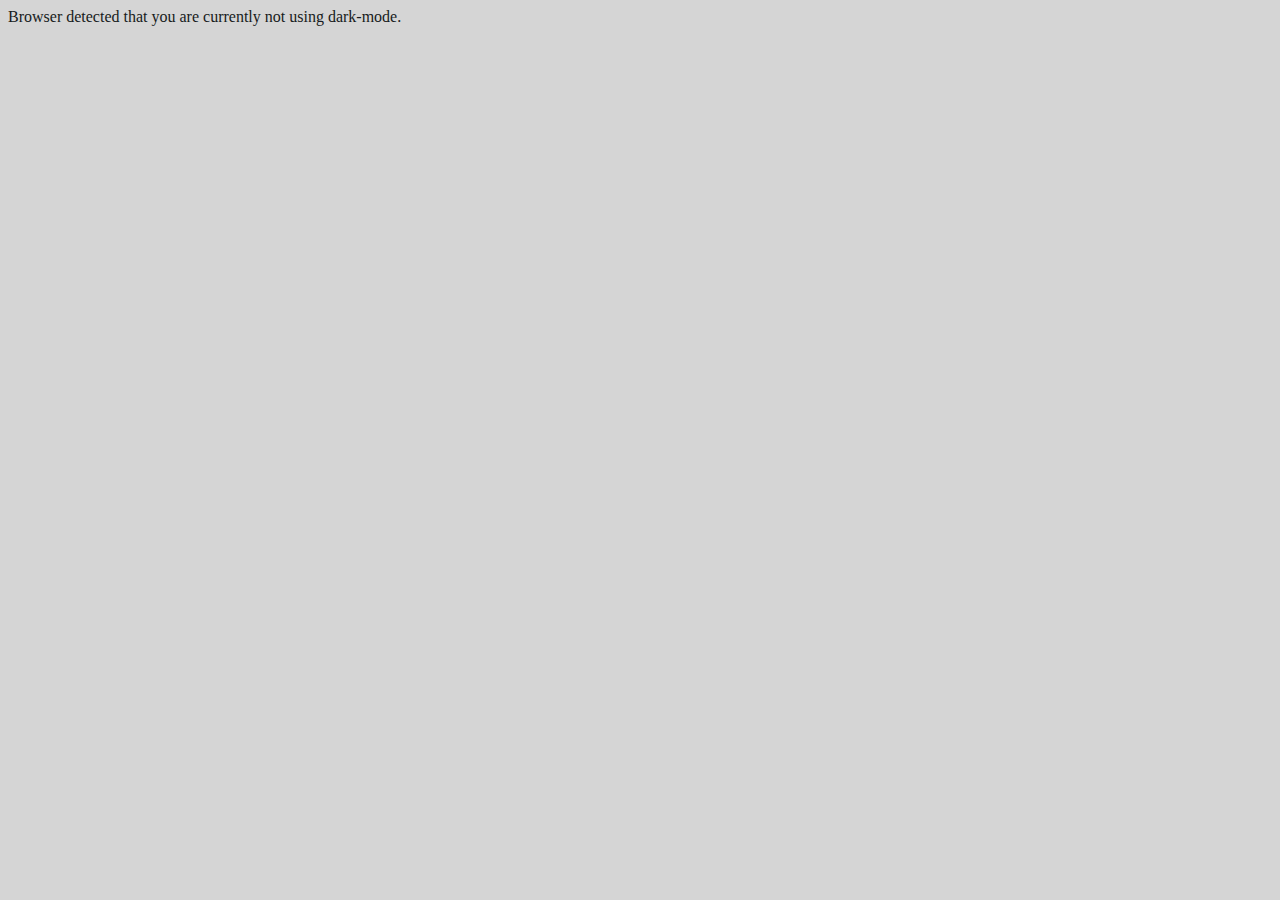
<file: css-darkmode-detection/index.html>
<!--
    This snippet is a demo for darkmode detection.
    https://caniuse.com/prefers-color-scheme

    Version 1 (20.03.2022)
-->

<html lang="en">
    <head>  
        <title>css_darkmode_detection</title>
        <style>
            /* Light mode */
            @media (prefers-color-scheme: light) {
                :root {
                    background-color: #d5d5d5;
                    color: #171b20;
                }
                /* hide dark mode notice */
                .notice-dark {
                    display: none;
                }
            }

            /* Dark mode */
            @media (prefers-color-scheme: dark) {
                :root {
                    background-color: #171b20;
                    color: #d5d5d5;
                }
                /* hide light mode notice */
                .notice-light {
                    display: none;
                }
            }
        </style>
    </head>
    <body>
        <p class="notice-light">Browser detected that you are currently not using dark-mode.</p>
        <p class="notice-dark">Browser detected that you are using dark-mode.</p>
    </body>
</html>
</file>
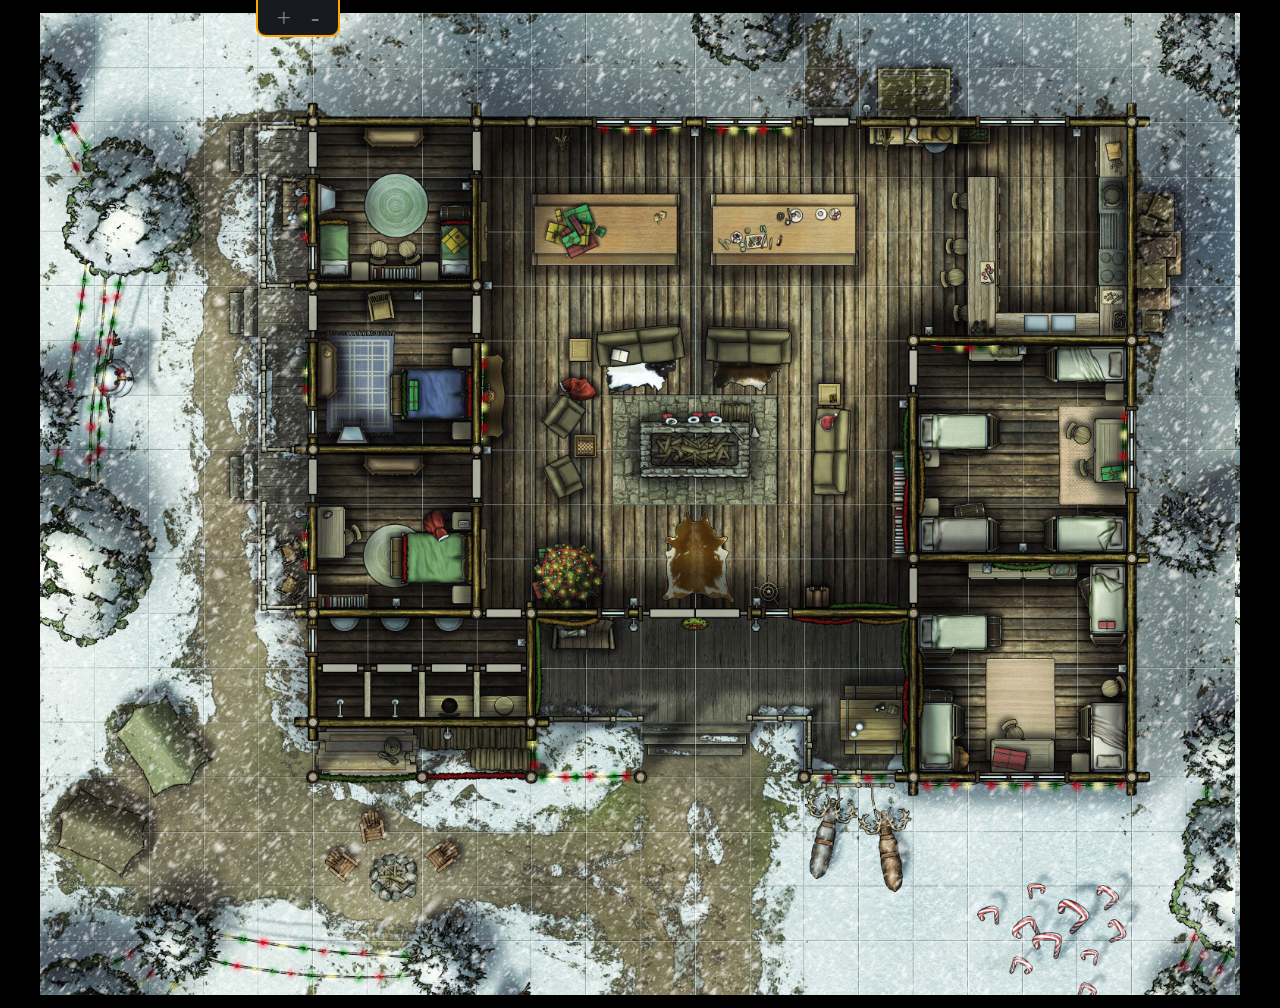
<file: js-gamemap/index.html>
<!DOCTYPE html>
<html lang="en">
<head>
    <meta charset="UTF-8">
    <title>js_gamemap.html</title>
    <style>
        body {
            background: black;
        }

        .noselect {
            -webkit-touch-callout: none; /* iOS Safari */
            -webkit-user-select: none; /* Safari */
            -khtml-user-select: none; /* Konqueror HTML */
            -moz-user-select: none; /* Old versions of Firefox */
            -ms-user-select: none; /* Internet Explorer/Edge */
            user-select: none; /* Non-prefixed version, currently
                                  supported by Chrome, Edge, Opera and Firefox */
        }

        #controls-zoom {
            position: fixed;
            top: 0;
            left: 20%;
            width: 80px;
            background: #171b20;
            border-bottom-left-radius: 10px;
            border-bottom-right-radius: 10px;
            border: 2px solid orange;
            border-top: 0;
            display: flex;
            justify-content: center;
            align-items: center;
            z-index: 100;
        }

        #controls-zoom span {
            font-size: 25px;
            margin: 5px 10px;
            line-height: 100%;
            color: gray;
            cursor: pointer;
        }

        .game-container {
            padding: 5px;
            overflow: scroll;
        }

        #game-map {
            display: grid;
            width: 1200px;
            background-image: url("js_gamemap_map1.jpg");
            background-size: contain;
            margin: auto;
        }
        #game-map div {
            aspect-ratio: 1;
            position: relative;
        }
        #game-map div div {
            position: absolute;
            top: 0;
            left: 0;
            width: 100%;
            height: 100%;
            background-size: contain;
        }


        .helper-cell-blink {
            background-color: black;
            border-radius: 50%;
            animation: 1s infinite alternate ease-out breathing-color--dark;
        }
        @keyframes breathing-color--dark {
            from {
                background-color: #ff750073;
            } to {
                background-color: rgba(183, 98, 25, 0.47);
            }
        }
    </style>
</head>
<body>
    <div id="controls-zoom" class="noselect"><span id="zoomIn">+</span><span id="zoomOut">-</span></div>
    <div class="game-container">
        <div id="game-map"></div>
    </div>

    <script>
        document.body.onload = init();

        function init () {
            createGameMap();
            controlsListener();
            cellquery();
        }

        function createGameMap () {
            // Settings
            const gameMapHeight = 18;
            const gameMapWidth = 22;
            const gameMapCells = gameMapHeight * gameMapWidth;

            // create the gameMap with grid
            var gameMapDiv = document.getElementById("game-map");

            var yCoordinate = gameMapHeight;
            var xCoordinate = 1;

            for (var i = 0; i < gameMapCells; i++) {
                let coordinate = `x${xCoordinate}y${yCoordinate}`;
                var gameMapTile = document.createElement("div");
                gameMapTile.className = "game-map-cell";
                gameMapTile.id = coordinate;

                let subdivs = ["level1","level2","level3","ctrl"];
                subdivs.forEach(createSubdivs);
                function createSubdivs(item) {
                    let a = document.createElement("div");
                    if(item === "ctrl") {
                        a.className = `${item}`;
                        a.dataset.xy = coordinate;
                    } else {
                        a.className = `${item} ${coordinate}`;
                    }
                    gameMapTile.appendChild(a);
                }


                gameMapDiv.appendChild(gameMapTile);

                xCoordinate++;

                if(xCoordinate > gameMapWidth) {
                    yCoordinate--;
                    xCoordinate=1;
                }
            }

            // set grid-template-columns to map
            gameMapDiv.style.gridTemplateColumns = `repeat(${gameMapWidth}, 1fr)`;
        }


        /*
         * Event Listener and function for zoomIn & zoomOut of Game Map
         */
        function controlsListener() {
            document.getElementById('zoomIn').addEventListener('click',zoomMap,false);
            document.getElementById('zoomOut').addEventListener('click',zoomMap,false);
        }

        function zoomMap() {
            var gameMap = document.getElementById("game-map");
            var currWidth = gameMap.clientWidth;
            if(this.getAttribute('id') === "zoomIn") {
                var newWidth = currWidth * 1.05;
            } else {
                var newWidth = currWidth / 1.05;
            }

            gameMap.style.width = `${newWidth}px`;
        }




        /*
         * testing function to set eventlistener to ctrl div
         */

        function cellquery() {
            var a = document.getElementById("game-map").childNodes

            for (var i = 0; i < a.length; i++) {
                let b = a[i].getElementsByClassName('ctrl');
                b[0].addEventListener('click',cellqueryTest,false);
            }
        }

        function cellqueryTest() {
            console.log(this.dataset.xy);
            var a = document.getElementById(this.dataset.xy);
            let b = a.getElementsByClassName('level1');
            b[0].style.backgroundImage = "url('js_gamemap_ct_pistol.png')";

            // remove all listeners
            var rema = document.getElementById("game-map").childNodes
            for (var i = 0; i < rema.length; i++) {
                let b = rema[i].getElementsByClassName('ctrl');
                b[0].removeEventListener('click',cellqueryTest,false);
            }
            // create listener for direction
            // get click position
            var base = this.dataset.xy.replace('x','').split(/[y]/);

            var arry = [[parseInt(base[0]), parseInt(base[1]) + 1], // north
                        [parseInt(base[0]) + 1, parseInt(base[1]) + 1], // northeast
                        [parseInt(base[0]) + 1, parseInt(base[1])], // east
                        [parseInt(base[0]) + 1, parseInt(base[1]) - 1], // southeast
                        [parseInt(base[0]), parseInt(base[1]) - 1], // south
                        [parseInt(base[0]) - 1, parseInt(base[1]) - 1], // southwest
                        [parseInt(base[0]) - 1, parseInt(base[1])], // west
                        [parseInt(base[0]) - 1, parseInt(base[1]) + 1]] // northwest

            for (var i = 0; i < arry.length; i++) {
                var nDirPos = `x${arry[i][0]}y${arry[i][1]}`
                var valid = document.getElementById(nDirPos);
                if(valid) {
                    var nDirCell = valid.getElementsByClassName('ctrl');
                    nDirCell[0].addEventListener('mouseover',showArrow,false);
                    var nDirHelperCell = valid.getElementsByClassName('ctrl');
                    nDirHelperCell[0].classList.add("helper-cell-blink");
                }
            }

            console.log(arry)

        }

        function showArrow(event) {
            console.log(this)
            event.target.style.backgroundColor = "#ff750073";
            // reset the color after a short delay
            setTimeout(function() {
                event.target.style.backgroundColor = "";
            }, 500);

        }



    </script>
</body>
</html>
</file>
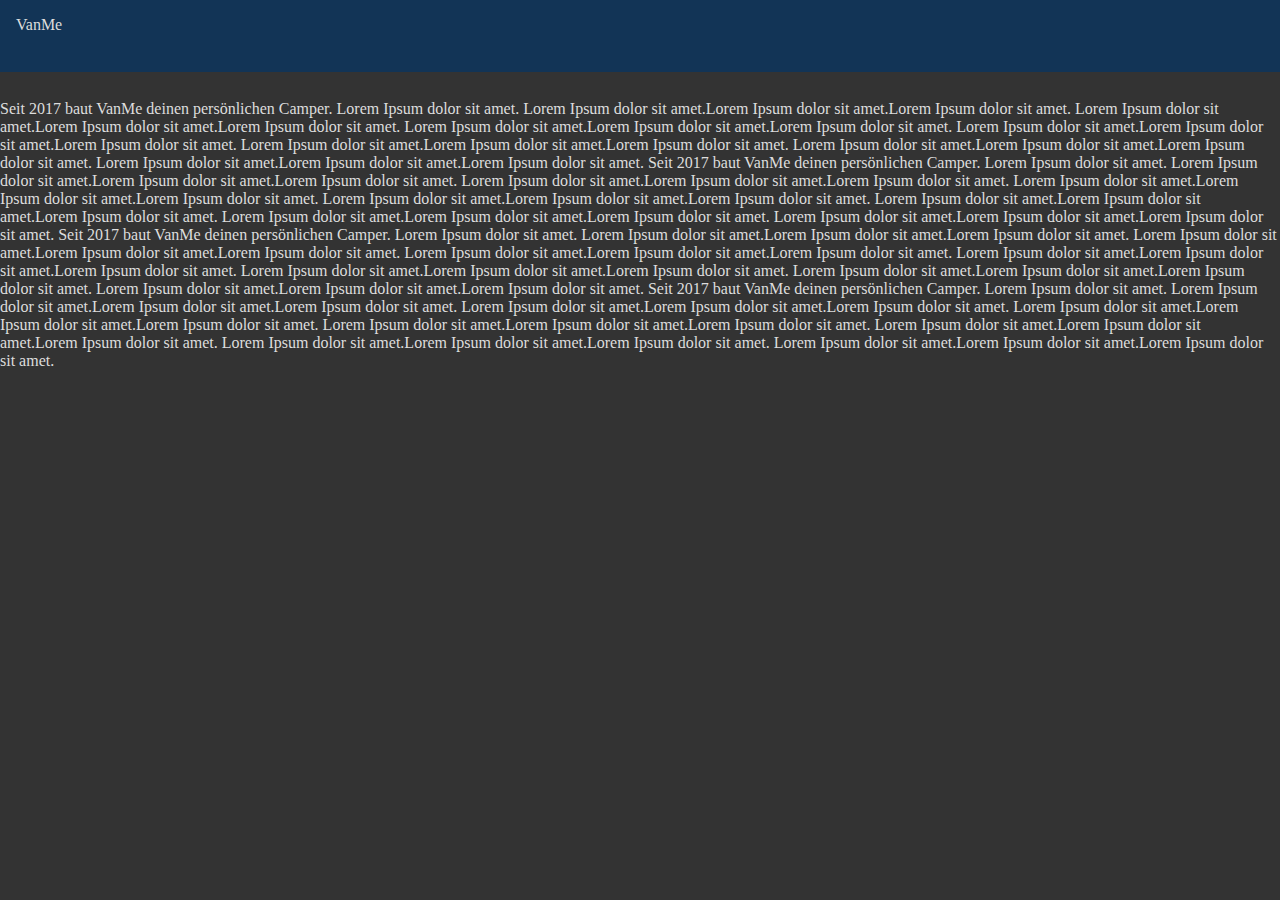
<file: styletest1/index.html>
<html>
    <head>
        <link rel="stylesheet" href="style.css">
    </head>
    <body>
        <header>
            VanMe
        </header>
        <section class="welcome">
            Seit 2017 baut VanMe deinen persönlichen Camper. Lorem Ipsum dolor sit amet.
            Lorem Ipsum dolor sit amet.Lorem Ipsum dolor sit amet.Lorem Ipsum dolor sit amet.
            Lorem Ipsum dolor sit amet.Lorem Ipsum dolor sit amet.Lorem Ipsum dolor sit amet.
            Lorem Ipsum dolor sit amet.Lorem Ipsum dolor sit amet.Lorem Ipsum dolor sit amet.
            Lorem Ipsum dolor sit amet.Lorem Ipsum dolor sit amet.Lorem Ipsum dolor sit amet.
            Lorem Ipsum dolor sit amet.Lorem Ipsum dolor sit amet.Lorem Ipsum dolor sit amet.
            Lorem Ipsum dolor sit amet.Lorem Ipsum dolor sit amet.Lorem Ipsum dolor sit amet.
            Lorem Ipsum dolor sit amet.Lorem Ipsum dolor sit amet.Lorem Ipsum dolor sit amet.
            Seit 2017 baut VanMe deinen persönlichen Camper. Lorem Ipsum dolor sit amet.
            Lorem Ipsum dolor sit amet.Lorem Ipsum dolor sit amet.Lorem Ipsum dolor sit amet.
            Lorem Ipsum dolor sit amet.Lorem Ipsum dolor sit amet.Lorem Ipsum dolor sit amet.
            Lorem Ipsum dolor sit amet.Lorem Ipsum dolor sit amet.Lorem Ipsum dolor sit amet.
            Lorem Ipsum dolor sit amet.Lorem Ipsum dolor sit amet.Lorem Ipsum dolor sit amet.
            Lorem Ipsum dolor sit amet.Lorem Ipsum dolor sit amet.Lorem Ipsum dolor sit amet.
            Lorem Ipsum dolor sit amet.Lorem Ipsum dolor sit amet.Lorem Ipsum dolor sit amet.
            Lorem Ipsum dolor sit amet.Lorem Ipsum dolor sit amet.Lorem Ipsum dolor sit amet.            Seit 2017 baut VanMe deinen persönlichen Camper. Lorem Ipsum dolor sit amet.
            Lorem Ipsum dolor sit amet.Lorem Ipsum dolor sit amet.Lorem Ipsum dolor sit amet.
            Lorem Ipsum dolor sit amet.Lorem Ipsum dolor sit amet.Lorem Ipsum dolor sit amet.
            Lorem Ipsum dolor sit amet.Lorem Ipsum dolor sit amet.Lorem Ipsum dolor sit amet.
            Lorem Ipsum dolor sit amet.Lorem Ipsum dolor sit amet.Lorem Ipsum dolor sit amet.
            Lorem Ipsum dolor sit amet.Lorem Ipsum dolor sit amet.Lorem Ipsum dolor sit amet.
            Lorem Ipsum dolor sit amet.Lorem Ipsum dolor sit amet.Lorem Ipsum dolor sit amet.
            Lorem Ipsum dolor sit amet.Lorem Ipsum dolor sit amet.Lorem Ipsum dolor sit amet.            Seit 2017 baut VanMe deinen persönlichen Camper. Lorem Ipsum dolor sit amet.
            Lorem Ipsum dolor sit amet.Lorem Ipsum dolor sit amet.Lorem Ipsum dolor sit amet.
            Lorem Ipsum dolor sit amet.Lorem Ipsum dolor sit amet.Lorem Ipsum dolor sit amet.
            Lorem Ipsum dolor sit amet.Lorem Ipsum dolor sit amet.Lorem Ipsum dolor sit amet.
            Lorem Ipsum dolor sit amet.Lorem Ipsum dolor sit amet.Lorem Ipsum dolor sit amet.
            Lorem Ipsum dolor sit amet.Lorem Ipsum dolor sit amet.Lorem Ipsum dolor sit amet.
            Lorem Ipsum dolor sit amet.Lorem Ipsum dolor sit amet.Lorem Ipsum dolor sit amet.
            Lorem Ipsum dolor sit amet.Lorem Ipsum dolor sit amet.Lorem Ipsum dolor sit amet.
        </section>
    </body>
</html>
</file>
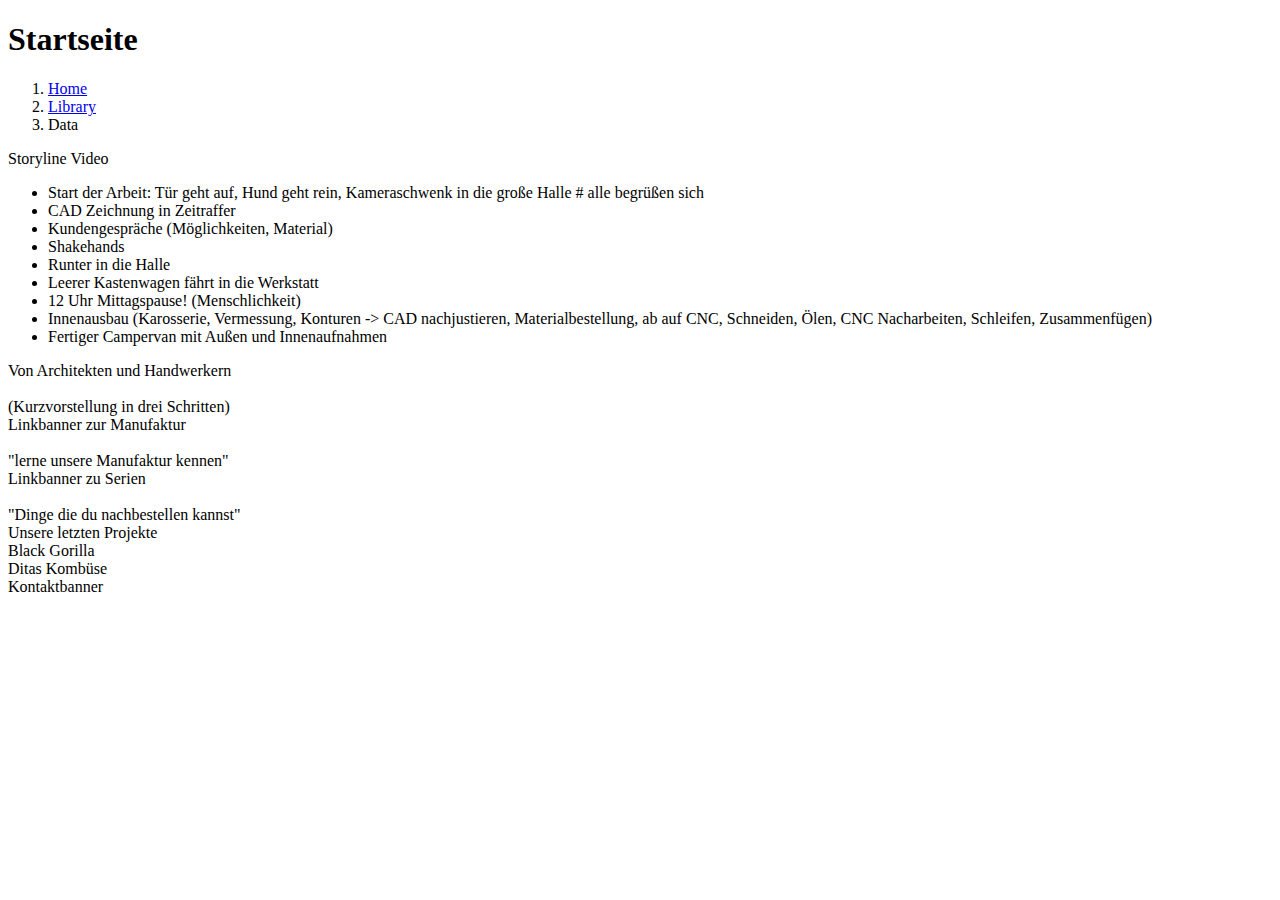
<file: wireframing-bootstrap/index.html>
<!DOCTYPE html>
<html lang="en">
<head>
    <meta charset="UTF-8">
    <title>Wireframing Bootstrap</title>
    <link href="https://cdn.jsdelivr.net/npm/bootstrap@5.3.0-alpha3/dist/css/bootstrap.min.css" rel="stylesheet" integrity="sha384-KK94CHFLLe+nY2dmCWGMq91rCGa5gtU4mk92HdvYe+M/SXH301p5ILy+dN9+nJOZ" crossorigin="anonymous">
    <script src="https://cdn.jsdelivr.net/npm/bootstrap@5.3.0-alpha3/dist/js/bootstrap.bundle.min.js" integrity="sha384-ENjdO4Dr2bkBIFxQpeoTz1HIcje39Wm4jDKdf19U8gI4ddQ3GYNS7NTKfAdVQSZe" crossorigin="anonymous"></script>
    <script src="https://code.jquery.com/jquery-3.6.4.js" integrity="sha256-a9jBBRygX1Bh5lt8GZjXDzyOB+bWve9EiO7tROUtj/E=" crossorigin="anonymous"></script>
    <meta name="viewport" content="width=device-width, initial-scale=1">
</head>
<body data-bs-theme="dark">
    <div class="container">
        <h1>Startseite</h1>

        <nav aria-label="breadcrumb">
            <ol class="breadcrumb">
                <li class="breadcrumb-item"><a href="#">Home</a></li>
                <li class="breadcrumb-item"><a href="#">Library</a></li>
                <li class="breadcrumb-item active" aria-current="page">Data</li>
            </ol>
        </nav>

        <div class="container shadow-sm p-3 mb-3 bg-body-secondary rounded">
            Storyline Video<br>
            <ul>
                <li>Start der Arbeit: Tür geht auf, Hund geht rein, Kameraschwenk in die große Halle # alle begrüßen sich</li>
                <li>CAD Zeichnung in Zeitraffer</li>
                <li>Kundengespräche (Möglichkeiten, Material)</li>
                <li>Shakehands</li>
                <li>Runter in die Halle</li>
                <li>Leerer Kastenwagen fährt in die Werkstatt</li>
                <li>12 Uhr Mittagspause! (Menschlichkeit)</li>
                <li>Innenausbau (Karosserie, Vermessung, Konturen -> CAD nachjustieren, Materialbestellung, ab auf CNC, Schneiden, Ölen, CNC Nacharbeiten, Schleifen, Zusammenfügen)</li>
                <li>Fertiger Campervan mit Außen und Innenaufnahmen</li>
            </ul>
        </div>

        <div class="container text-center shadow-sm p-3 mb-3 bg-body-secondary rounded">
            Von Architekten und Handwerkern<br>
            <br>
            (Kurzvorstellung in drei Schritten)
        </div>


        <div class="row row-cols-1 row-cols-md-2 g-3 p-3 mb-3 ">
            <div class="text-center shadow-sm p-3 bg-body-tertiary rounded">
                Linkbanner zur Manufaktur<br>
                <br>
                "lerne unsere Manufaktur kennen"
            </div>
            <div class=" text-center shadow-sm p-3 bg-body-tertiary rounded">
                Linkbanner zu Serien<br>
                <br>
                "Dinge die du nachbestellen kannst"
            </div>
        </div>



        <div class="container text-center shadow-sm p-3 mb-3 bg-body-secondary rounded">

            <div class="container mb-3">
                Unsere letzten Projekte
            </div>

            <div class="row row-cols-1 row-cols-md-3 g-3">
                <div class="text-center shadow-sm p-3 bg-body-tertiary rounded">
                    Black Gorilla<br>
                </div>
                <div class=" text-center shadow-sm p-3 bg-body-tertiary rounded">
                    Ditas Kombüse<br>
                </div>
            </div>

        </div>

        <div class="container text-center shadow-sm p-3 mb-3 bg-body-secondary rounded">
            Kontaktbanner
        </div>

    </div> <!-- container -->
</body>
</html>
</file>
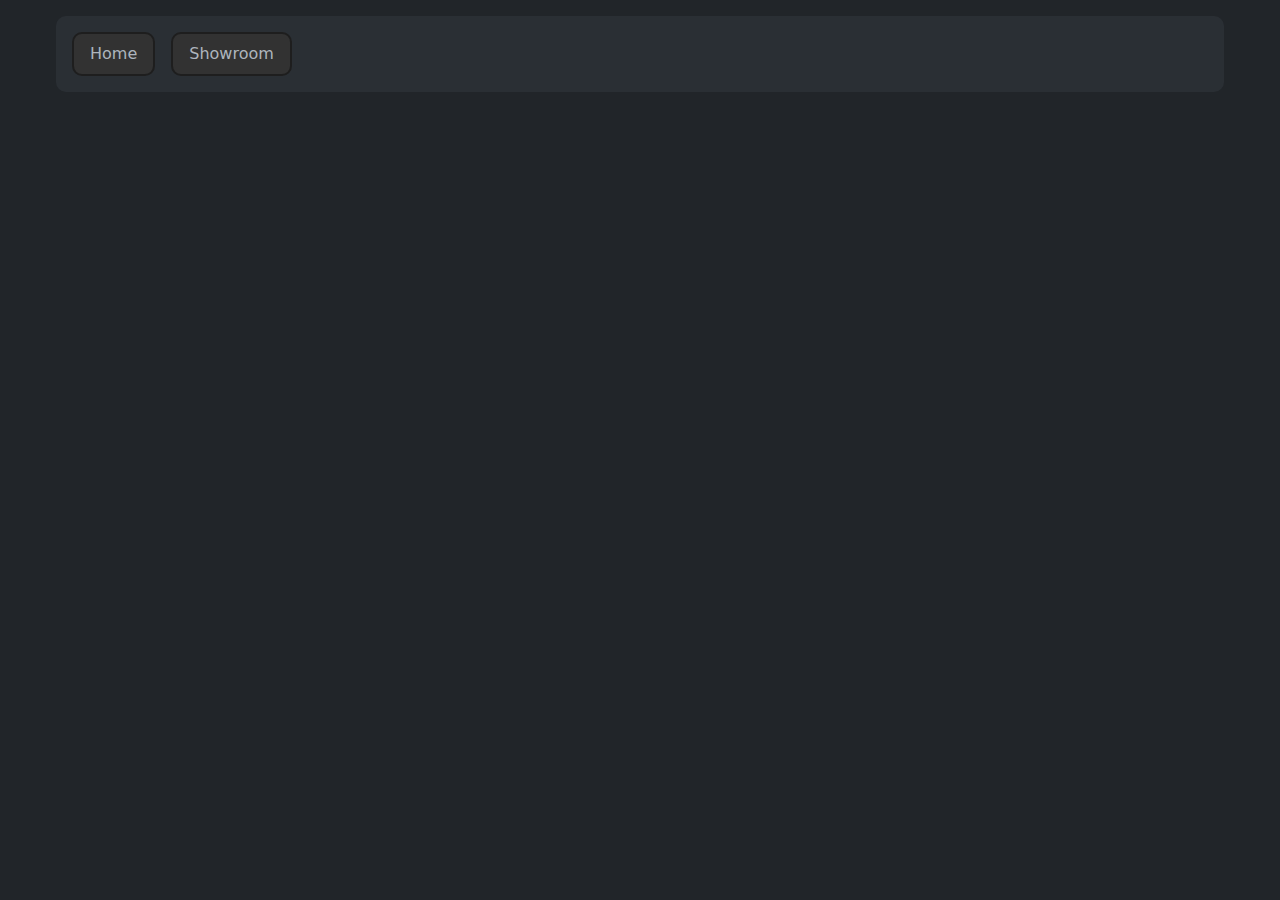
<file: wireframing-pmi/index.html>
<!DOCTYPE html>
<html lang="de">
<head>
    <meta charset="UTF-8">
    <title>Wireframe Toolkit</title>
    <link href="style.min.css" rel="stylesheet">
    <meta name="viewport" content="width=device-width, initial-scale=1">
    <script src="https://cdnjs.cloudflare.com/ajax/libs/jquery/3.6.4/jquery.min.js" integrity="sha512-pumBsjNRGGqkPzKHndZMaAG+bir374sORyzM3uulLV14lN5LyykqNk8eEeUlUkB3U0M4FApyaHraT65ihJhDpQ==" crossorigin="anonymous" referrerpolicy="no-referrer"></script>
</head>
<body>

    <div id="content" class="wf-mc wf-grid-1col">

        <div class="wf-c wf-flex">
            <a class="wf-btn" onclick="wf_ct('home')">Home</a>
            <a class="wf-btn" onclick="wf_ct('showroom')">Showroom</a>
        </div>

        <div id="wf-content-inner" class="wf-grid-1col"></div>

        <script>
            $(document).ready(function()
            {
                var wfss_arr = wf_get_session();

                $.get('pages/' + wfss_arr['page'] + '.html', function(html_string) {
                    // append the start page content
                    $('#wf-content-inner').append(html_string);
                    // create click events
                    wf_create_click_events()
                },'html');
            });

            /*
             * wf_ct (wireframe_changetemplate)
             */
            function wf_ct(page) {

                $.get("pages/"+page+".html", function(html_string) {

                    // remove previous page content
                    $('#wf-content-inner').children().remove();

                    // append the new page content
                    $('#wf-content-inner').append(html_string);

                    // scroll to top
                    $(window).scrollTop(0);

                    // create click events
                    wf_create_click_events();

                    // load session storage
                    let wfss_arr = wf_get_session();
                    wfss_arr['page'] = page;
                    wf_write_session(wfss_arr);

                },'html');    // this is the change now its working

            }

            /*
             * createClickEvents
             */
            function wf_create_click_events() {
                $('.wf-note-toggle').click(function() {
                   $(this).parent().addClass('active');
                });
                $('.wf-note-close').click(function() {
                    $(this).parent().parent().removeClass('active');
                });
            }

            /*
             * initiate SessionStorage
             */
            function wf_get_session() {
                var wfss_arr = JSON.parse(sessionStorage.getItem("WFSessionStorage"));
                if(wfss_arr === null) {
                    var wfss_arr = {'page': 'home'};
                    sessionStorage.setItem("WFSessionStorage", JSON.stringify(wfss_arr));
                }
                return wfss_arr;
            }

            /*
            * write SessionStorage
            */
            function wf_write_session(wfss_arr) {
                sessionStorage.setItem("WFSessionStorage", JSON.stringify(wfss_arr));
            }


        </script>

    </div> <!-- container -->
</body>
</html>
</file>
<file: styletest1/style.css>
body {
  background-color: #333;
  color: #ddd;
  margin: 0;
  padding: 0;
  box-sizing: border-box;
  padding-top: 100px;
}
header {
  padding: 1em;
  background-color: #123456;
  position: fixed;
  top: 0;
  left: 0;
  width: 100%;
  height: 40px;
}
</file>
<file: wireframing-pmi/style.min.css>
body{padding:0;margin:0;background:#212529;color:#adb5bd;font-family:system-ui,-apple-system,"Segoe UI",Roboto,"Helvetica Neue","Noto Sans","Liberation Sans",Arial,sans-serif,"Apple Color Emoji","Segoe UI Emoji","Segoe UI Symbol","Noto Color Emoji";font-size:1rem;font-weight:400;line-height:1.5}a,div{box-sizing:border-box}img{width:100%}p.bold{font-weight:600}.wf-mc{max-width:1200px;padding:1em;margin:auto}.wf-note .wf-note-close,.wf-note .wf-note-toggle{position:absolute;top:.5em;right:.5em;display:flex;justify-content:center;align-items:center;width:1.5em;height:1.5em;background-color:#1f1f1f;border-radius:1em;border:0;line-height:100%}.wf-note.active .wf-note-inner{display:flex}.wf-note .wf-note-inner{display:none;background-color:#123456;flex-direction:column;position:fixed;top:1em;left:1em;width:calc(100% - 2em);height:calc(100% - 2em);padding:1em;border-radius:1em;z-index:10;overflow:scroll}.wf-c,img{border-radius:10px}.wf-c{position:relative;padding:1em;background:rgba(52,58,64,.5)}.wf-txtc{text-align:center}.wf-txtl{text-align:left}.wf-mara{margin:auto}.wf-btn{display:block;width:fit-content;padding:.5em 1em;border:2px solid #1e1e1e;border-radius:10px;cursor:pointer;background-color:#323232;margin-top:1em}.wf-imgph{border-radius:10px;width:100%;height:100%;background-color:#000;background-image:linear-gradient(315deg,#000 0,#414141 74%);padding:1em;display:flex;justify-content:center;align-items:center}.wf-grid-1col{display:grid;grid-gap:1em;grid-template-columns:1fr}.wf-grid-2col,.wf-grid-3col{display:grid;grid-gap:1em;grid-template-columns:1fr 1fr}.wf-grid-3col{grid-template-columns:1fr 1fr 1fr}.wf-grid-4col,.wf-grid-5col{display:grid;grid-template-columns:1fr 1fr 1fr 1fr;grid-gap:1em}.wf-grid-5col{grid-template-columns:1fr 1fr 1fr 1fr 1fr}@media (min-width:576px){.wf-grid-sm-o0{order:0}.wf-grid-sm-o1{order:1}.wf-grid-sm-2col,.wf-grid-sm-3col{display:grid;grid-gap:1em;grid-template-columns:repeat(2,1fr)}.wf-grid-sm-3col{grid-template-columns:repeat(3,1fr)}}@media (min-width:768px){.wf-grid-md-3col{display:grid;grid-gap:1em;grid-template-columns:repeat(3,1fr)}.wf-grid-md-4col,.wf-grid-md-5col{display:grid;grid-gap:1em;grid-template-columns:repeat(4,1fr)}.wf-grid-md-5col{grid-template-columns:repeat(5,1fr)}}.wf-grid-lg-o0{order:0}.wf-grid-lg-o1{order:1}@media (min-width:992px){.wf-grid-lg-2col,.wf-grid-lg-5col{display:grid;grid-gap:1em;grid-template-columns:repeat(2,1fr)}.wf-grid-lg-5col{grid-template-columns:repeat(5,1fr)}}.wf-flex{display:flex;gap:1em;flex-wrap:wrap}.wf-flex .wf-btn{margin-top:unset}.wf-space{padding-bottom:1em}h1:before,p:before{content:"p ";opacity:.5}h1:before{content:"h1 "}h2:before,h3:before{content:"h2 ";opacity:.5}h3:before{content:"h3 "}h4:before,h5:before{content:"h4 ";opacity:.5}h5:before{content:"h5 "}
</file>
